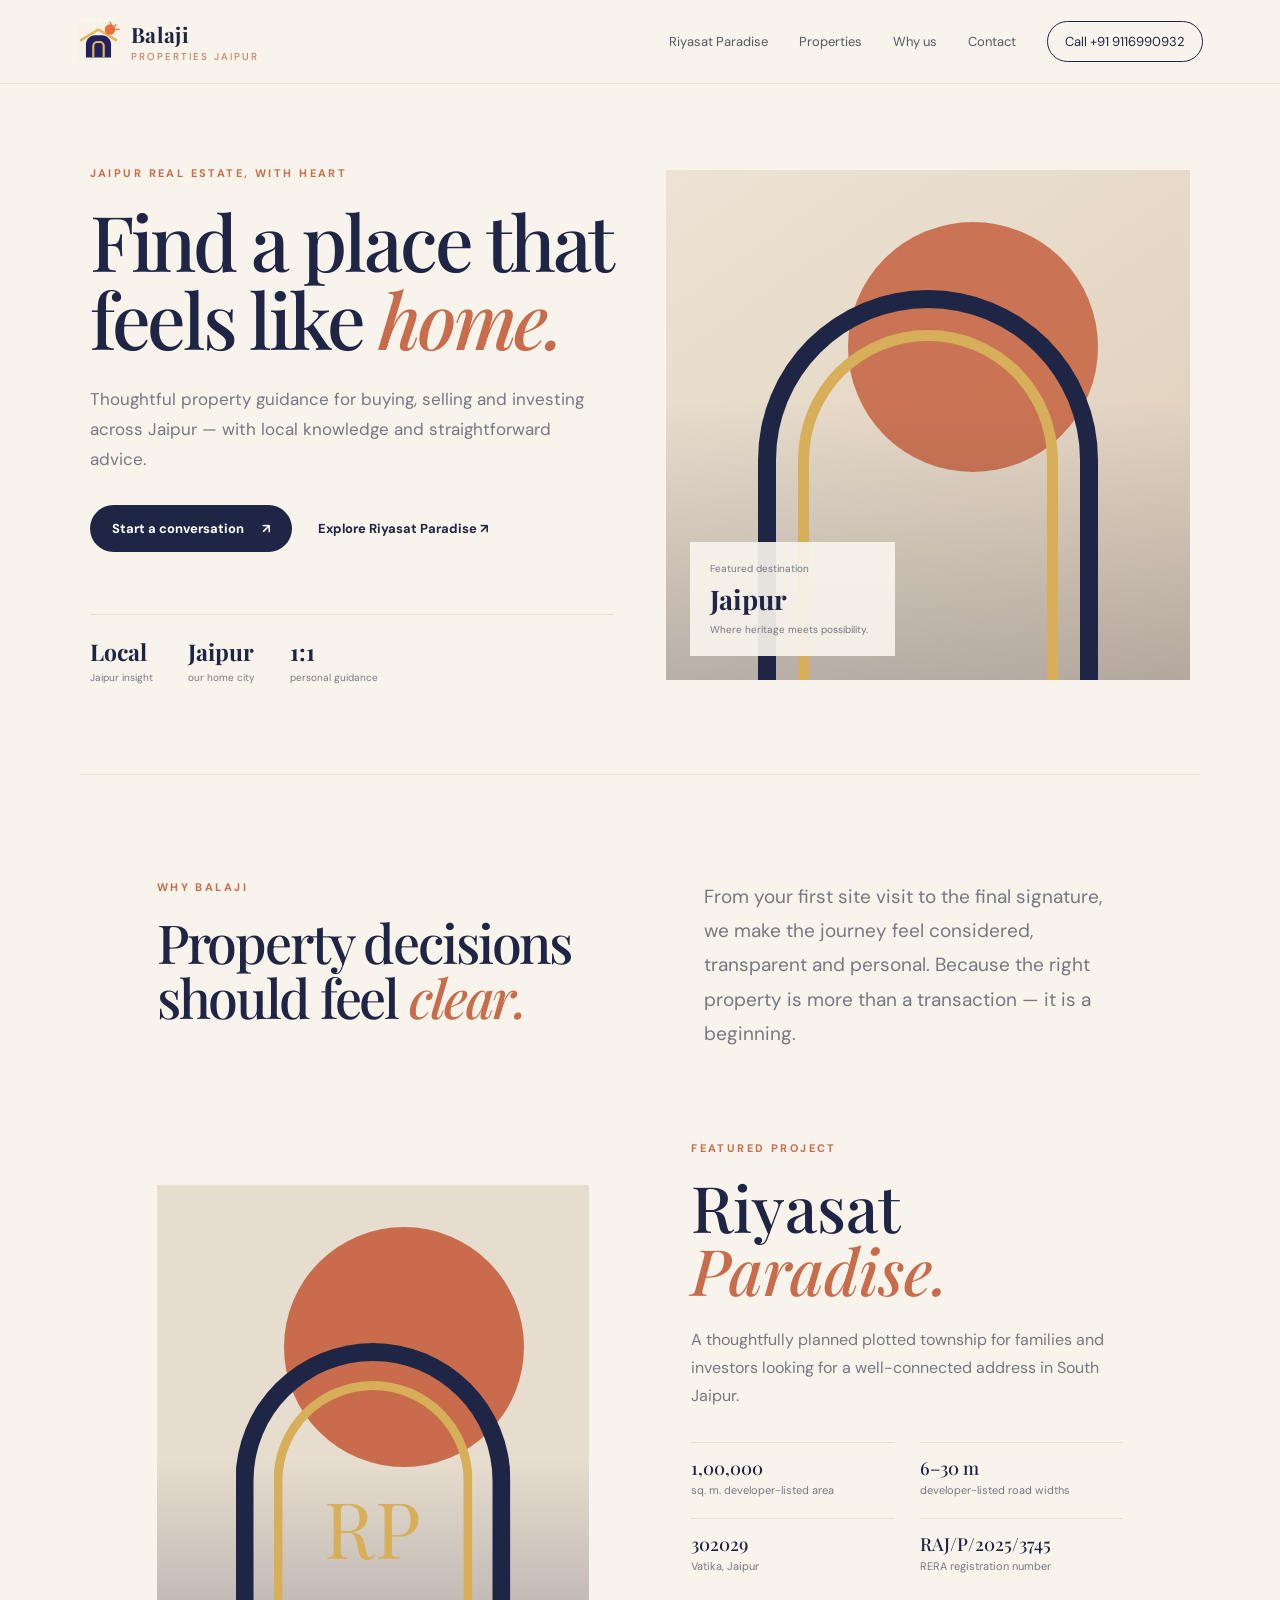
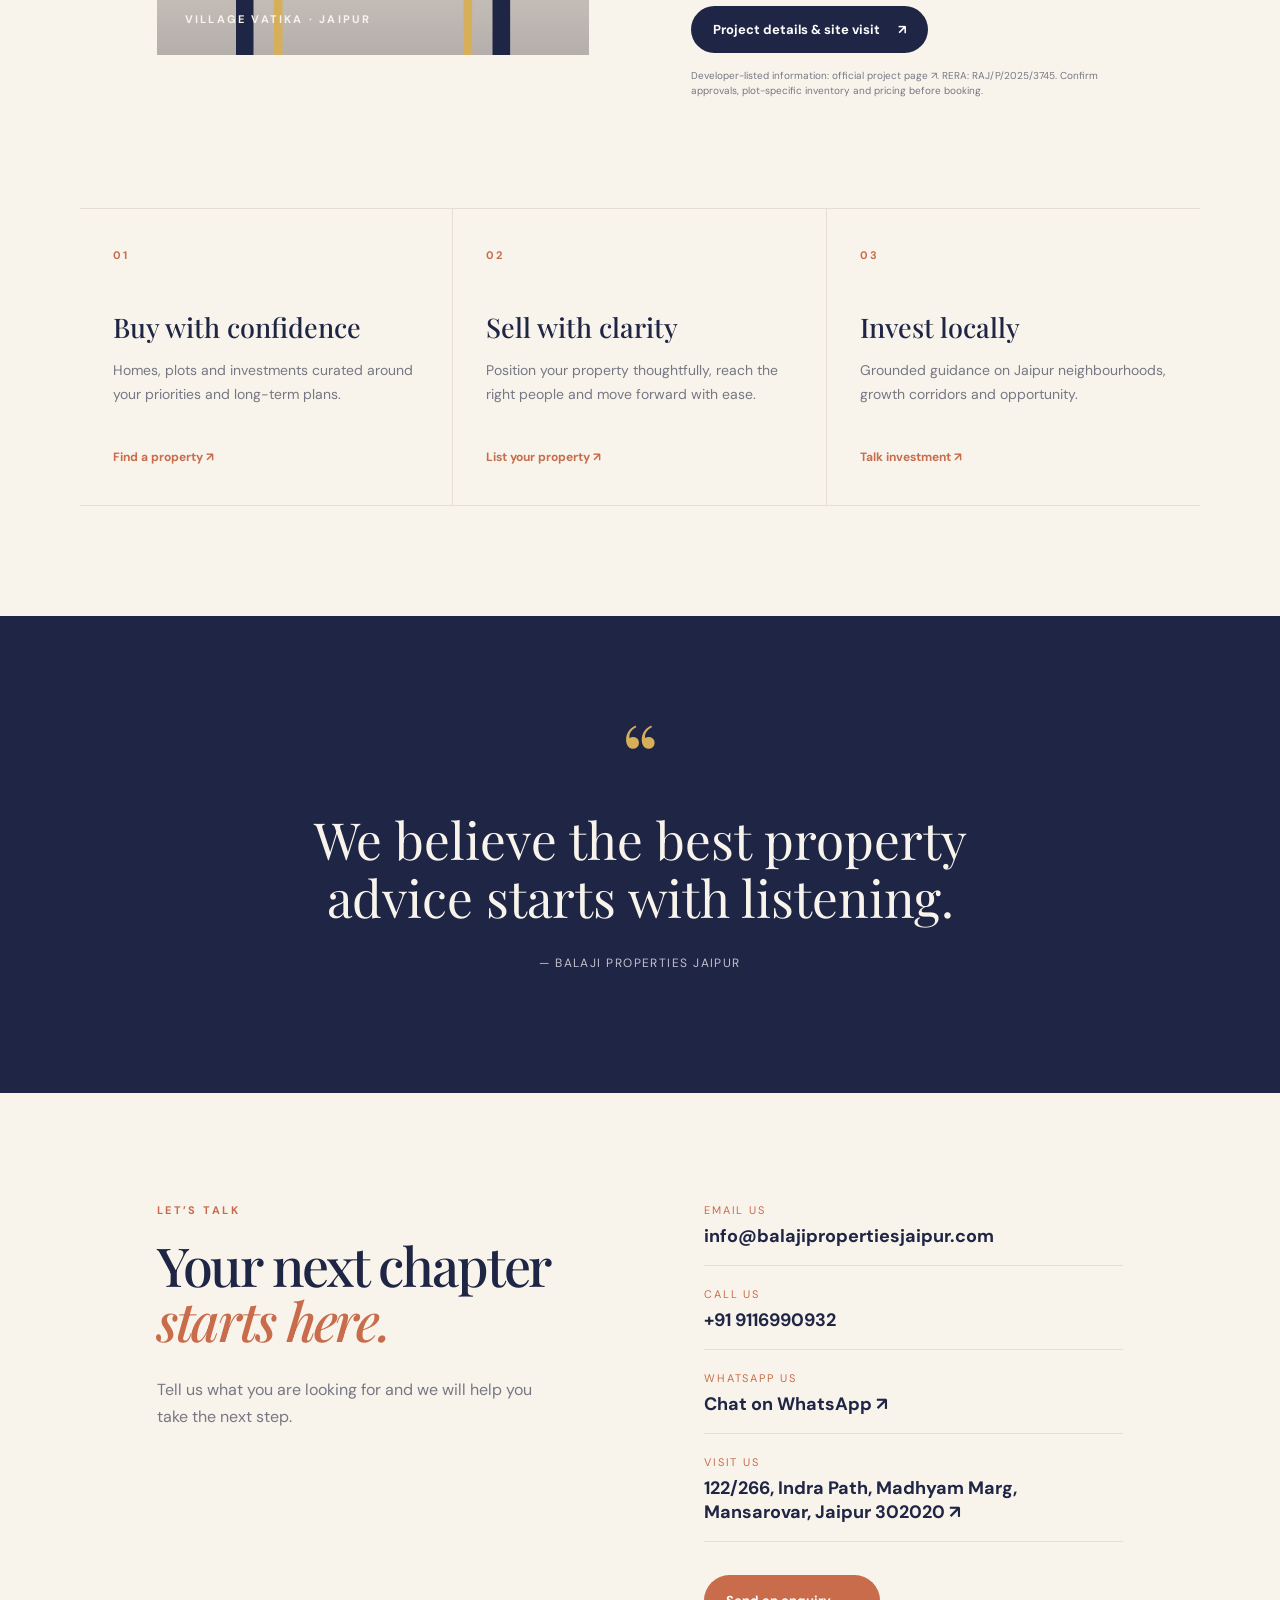
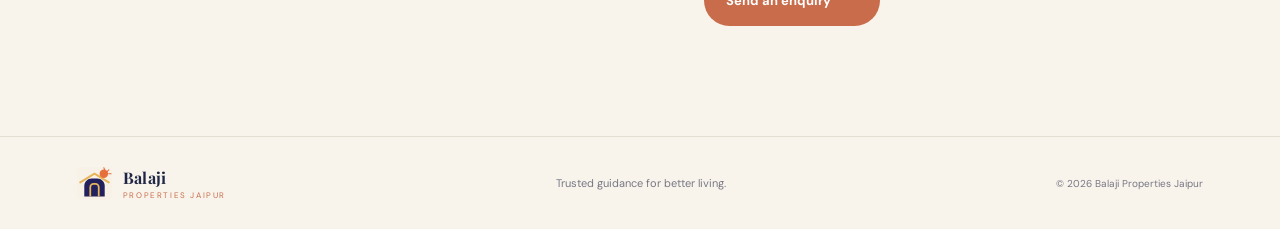
<file: index.html>
<!doctype html>
<html lang="en-IN">
<head>
  <meta charset="utf-8">
  <meta name="viewport" content="width=device-width, initial-scale=1">
  <meta name="description" content="Balaji Properties Jaipur offers property enquiry support, plots and site visits in Jaipur. Explore Riyasat Paradise, Vatika with RERA references and contact options.">
  <title>Balaji Properties Jaipur | Riyasat Paradise Vatika & Property Enquiries</title>
  <link rel="icon" href="brand/favicon.svg" type="image/svg+xml">
  <script type="application/ld+json">
  {
    "@context": "https://schema.org",
    "@type": "LocalBusiness",
    "name": "Balaji Properties Jaipur",
    "email": "info@balajipropertiesjaipur.com",
    "telephone": "+91-9116990932",
    "address": {
      "@type": "PostalAddress",
      "streetAddress": "122/266, Indra Path, Madhyam Marg, Mansarovar",
      "addressLocality": "Jaipur",
      "addressRegion": "Rajasthan",
      "postalCode": "302020",
      "addressCountry": "IN"
    },
    "hasMap": "https://maps.app.goo.gl/51U5geAS44BNa5KM8"
  }
  </script>
  <link rel="stylesheet" href="styles.css">
</head>
<body>
  <header class="site-header"><a class="brand" href="#top"><img src="brand/mark.svg" alt="Balaji Properties Jaipur mark"><span><strong>Balaji</strong><small>Properties Jaipur</small></span></a><button class="menu-toggle" type="button" aria-label="Open menu" aria-expanded="false" aria-controls="primary-nav">☰</button><nav id="primary-nav" aria-label="Primary navigation"><a href="riyasat-paradise.html">Riyasat Paradise</a><a href="#properties">Properties</a><a href="#why-us">Why us</a><a href="#contact">Contact</a><a class="nav-cta" href="tel:+919116990932">Call +91 9116990932</a></nav></header>
  <main id="top">
    <section class="hero"><div class="hero-copy"><p class="eyebrow">JAIPUR REAL ESTATE, WITH HEART</p><h1>Find a place that feels like <em>home.</em></h1><p class="lede">Thoughtful property guidance for buying, selling and investing across Jaipur — with local knowledge and straightforward advice.</p><div class="hero-actions"><a class="button button-primary" href="#contact">Start a conversation <span>↗</span></a><a class="text-link" href="riyasat-paradise.html">Explore Riyasat Paradise <span>↗</span></a></div><div class="trust-row"><div><strong>Local</strong><span>Jaipur insight</span></div><div><strong>Jaipur</strong><span>our home city</span></div><div><strong>1:1</strong><span>personal guidance</span></div></div></div><div class="hero-art"><div class="sun"></div><div class="arch arch-large"><div class="arch-inner"></div></div><div class="hero-card"><span>Featured destination</span><strong>Jaipur</strong><small>Where heritage meets possibility.</small></div></div></section>
    <section class="intro" id="why-us"><div><p class="eyebrow">WHY BALAJI</p><h2>Property decisions should feel <em>clear.</em></h2></div><p>From your first site visit to the final signature, we make the journey feel considered, transparent and personal. Because the right property is more than a transaction — it is a beginning.</p></section>
    <section class="project-feature" id="riyasat-paradise"><div class="project-visual"><div class="project-sun"></div><div class="project-gateway"><span>RP</span></div><p>VILLAGE VATIKA · JAIPUR</p></div><div class="project-copy"><p class="eyebrow">FEATURED PROJECT</p><h2>Riyasat<br><em>Paradise.</em></h2><p>A thoughtfully planned plotted township for families and investors looking for a well-connected address in South Jaipur.</p><div class="project-facts"><span><strong>1,00,000</strong> sq. m. developer-listed area</span><span><strong>6–30 m</strong> developer-listed road widths</span><span><strong>302029</strong> Vatika, Jaipur</span><span><strong>RAJ/P/2025/3745</strong> RERA registration number</span></div><a class="button button-primary" href="riyasat-paradise.html">Project details &amp; site visit <span>↗</span></a><small class="project-note">Developer-listed information: <a href="https://www.riyasatinfra.com/projects/jaipur/ongoing/riyasat-paradise" target="_blank" rel="noopener noreferrer">official project page ↗</a>. RERA: RAJ/P/2025/3745. Confirm approvals, plot-specific inventory and pricing before booking.</small></div></section>
    <section class="services" id="properties"><article><span class="service-number">01</span><h3>Buy with confidence</h3><p>Homes, plots and investments curated around your priorities and long-term plans.</p><a href="#contact">Find a property ↗</a></article><article><span class="service-number">02</span><h3>Sell with clarity</h3><p>Position your property thoughtfully, reach the right people and move forward with ease.</p><a href="#contact">List your property ↗</a></article><article><span class="service-number">03</span><h3>Invest locally</h3><p>Grounded guidance on Jaipur neighbourhoods, growth corridors and opportunity.</p><a href="#contact">Talk investment ↗</a></article></section>
    <section class="quote"><div class="quote-mark">“</div><blockquote>We believe the best property advice starts with listening.</blockquote><p>— Balaji Properties Jaipur</p></section>
    <section class="contact" id="contact"><div><p class="eyebrow">LET’S TALK</p><h2>Your next chapter<br><em>starts here.</em></h2><p>Tell us what you are looking for and we will help you take the next step.</p></div><div class="contact-card"><a href="mailto:info@balajipropertiesjaipur.com"><span>Email us</span><strong>info@balajipropertiesjaipur.com</strong></a><a href="tel:+919116990932"><span>Call us</span><strong>+91 9116990932</strong></a><a href="https://wa.me/919116990932?text=Hello%20Balaji%20Properties%2C%20I%20am%20interested%20in%20Riyasat%20Paradise." target="_blank" rel="noopener"><span>WhatsApp us</span><strong>Chat on WhatsApp ↗</strong></a><a href="https://maps.app.goo.gl/51U5geAS44BNa5KM8" target="_blank" rel="noopener"><span>Visit us</span><strong>122/266, Indra Path, Madhyam Marg,<br>Mansarovar, Jaipur 302020 ↗</strong></a><a class="button button-light" href="mailto:info@balajipropertiesjaipur.com?subject=Property%20enquiry">Send an enquiry <span>↗</span></a></div></section>
  </main>
  <footer><div class="brand footer-brand"><img src="brand/mark.svg" alt=""><span><strong>Balaji</strong><small>Properties Jaipur</small></span></div><p>Trusted guidance for better living.</p><small>© 2026 Balaji Properties Jaipur</small></footer>
  <div class="rp-mobile-cta" aria-label="Quick enquiry actions"><a href="tel:+919116990932">Call now</a><a href="https://wa.me/919116990932?text=Hello%20Balaji%20Properties%20Jaipur%2C%20I%20want%20details%20and%20a%20site%20visit%20for%20Riyasat%20Paradise." target="_blank" rel="noopener noreferrer">WhatsApp enquiry</a></div>
  <script src="script.js"></script>
</body>
</html>
</file>
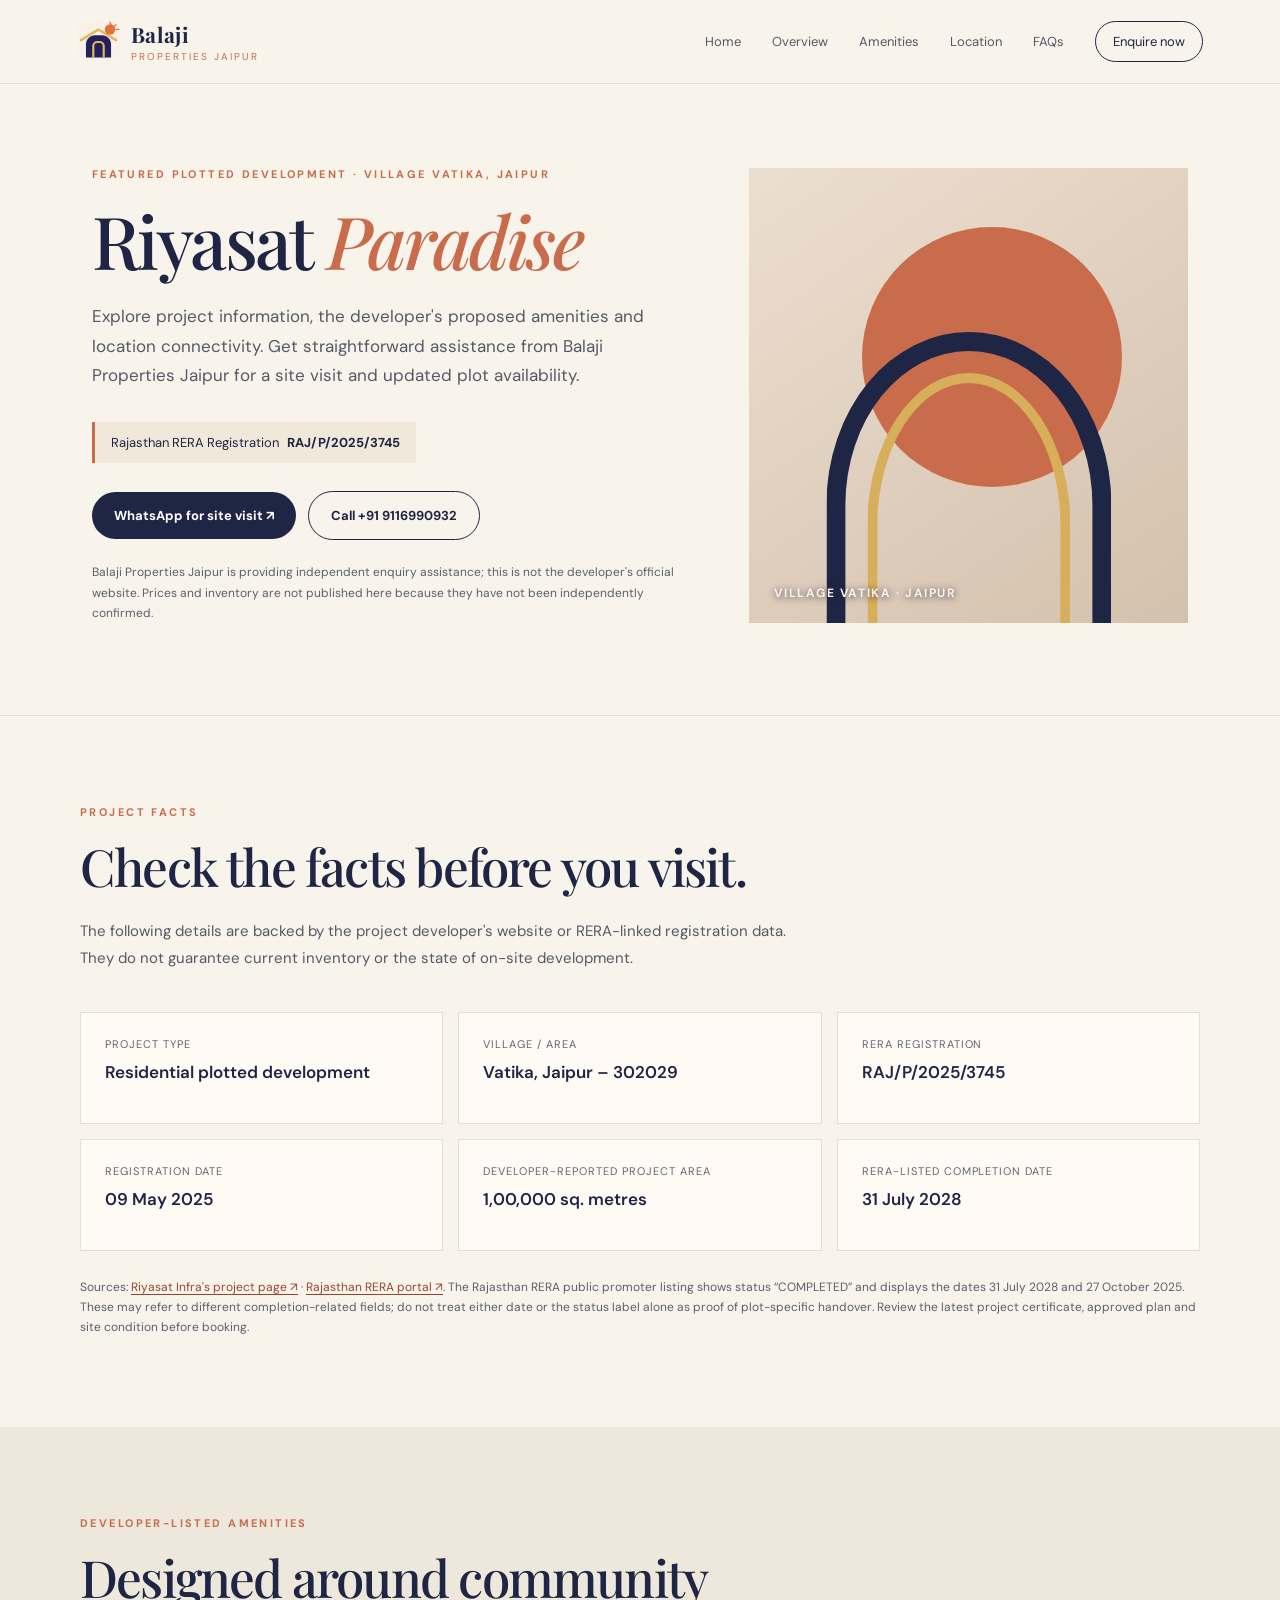
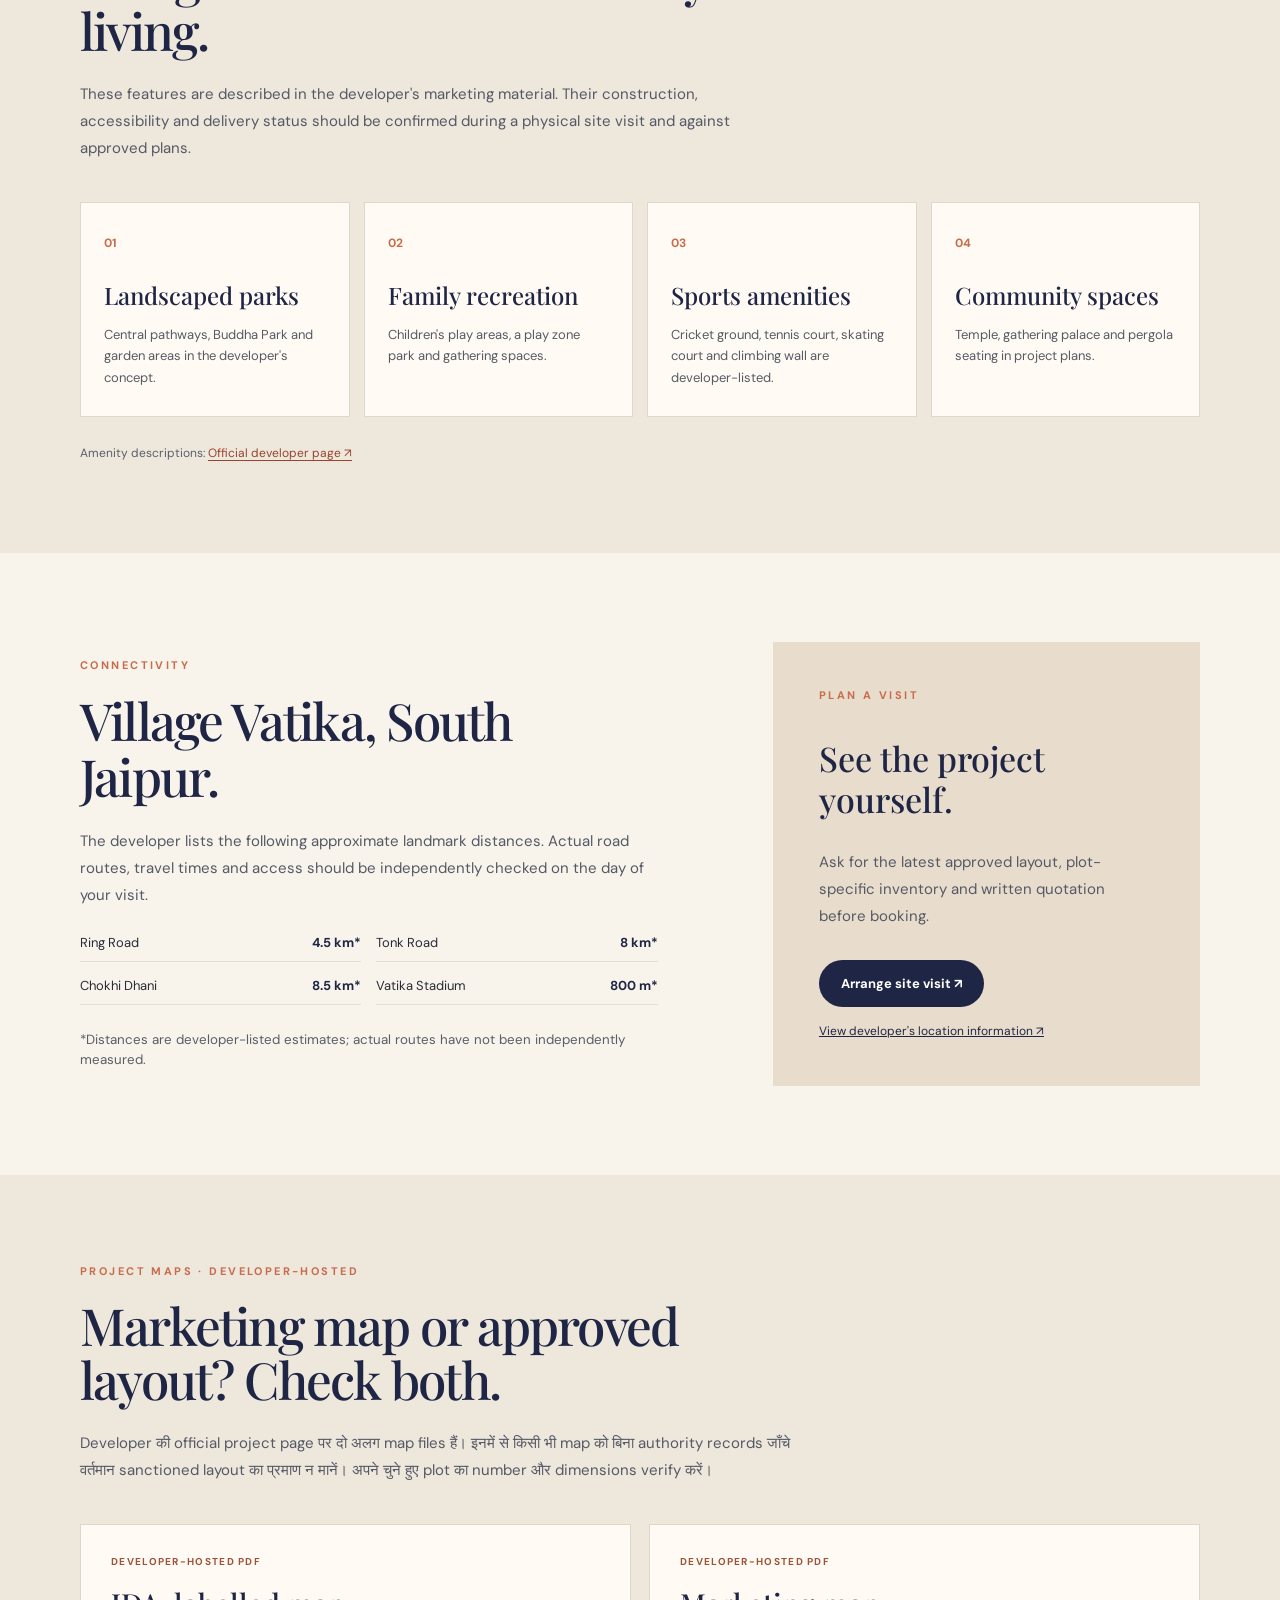
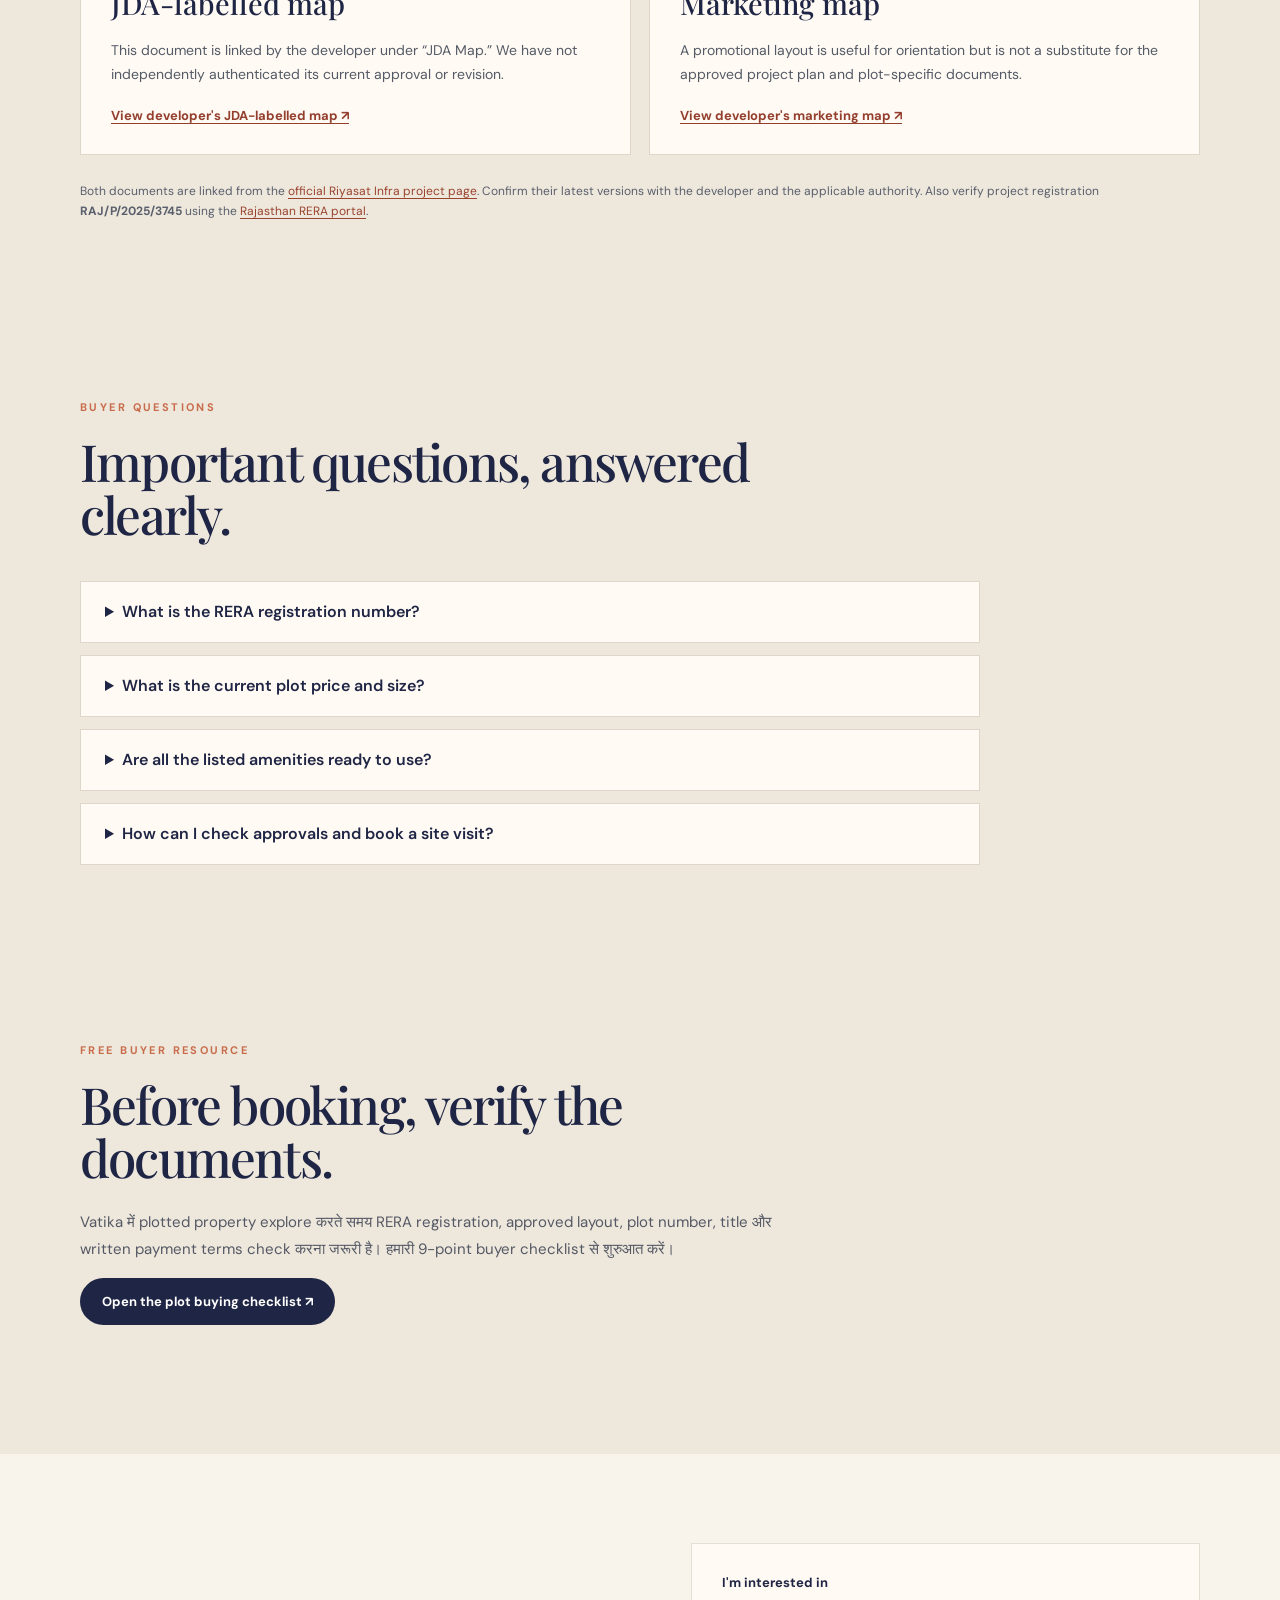
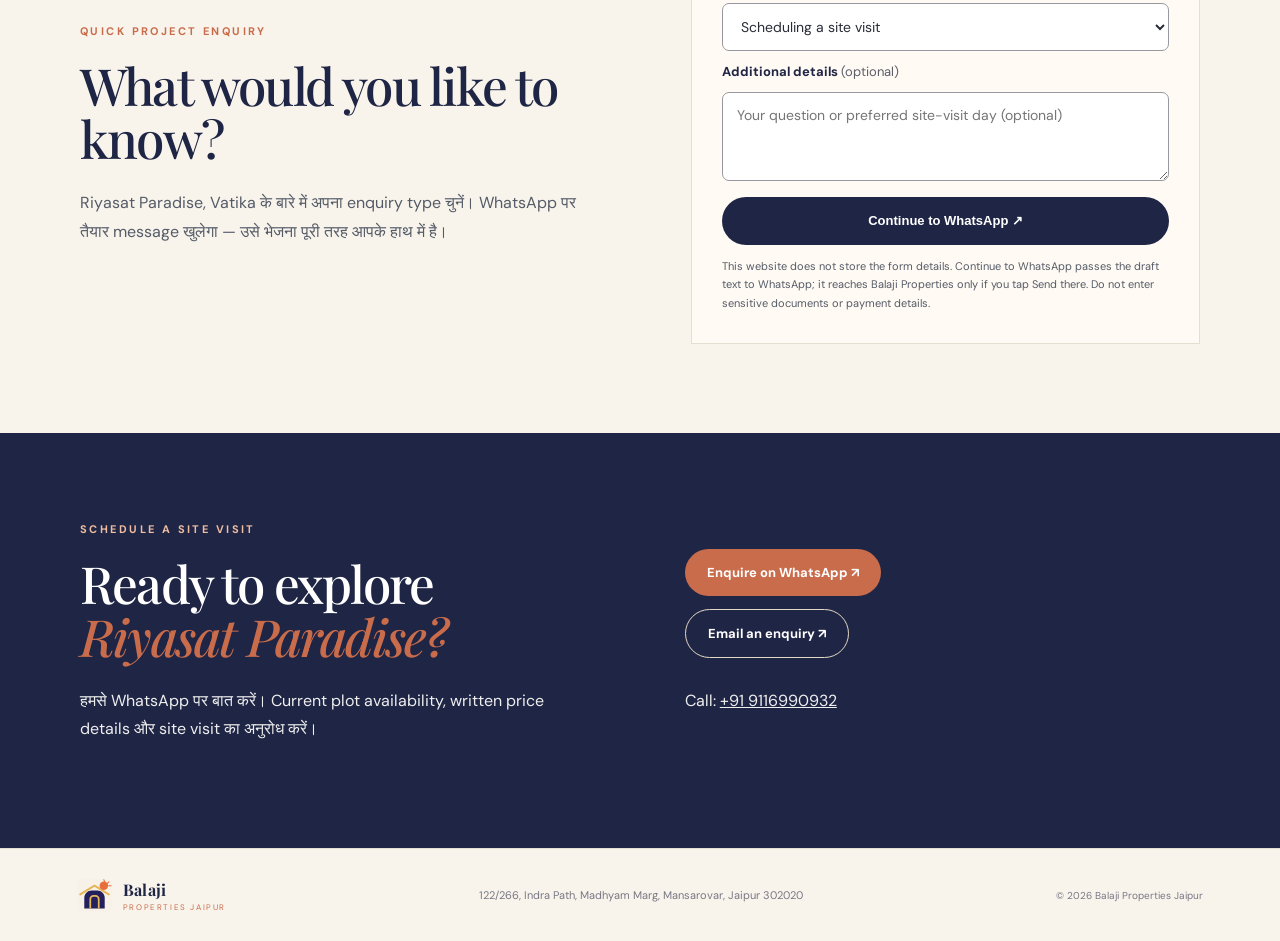
<file: riyasat-paradise.html>
<!doctype html>
<html lang="en-IN">
<head>
  <meta charset="utf-8">
  <meta name="viewport" content="width=device-width, initial-scale=1">
  <title>Riyasat Paradise, Vatika Jaipur | Project Details & Site Visit | Balaji Properties</title>
  <meta name="description" content="Explore Riyasat Paradise residential plots in Village Vatika, Jaipur. Check RERA RAJ/P/2025/3745, developer-listed amenities, location and request a site visit with Balaji Properties Jaipur.">
  <meta name="robots" content="index,follow">
  <link rel="icon" href="brand/favicon.svg" type="image/svg+xml">
  <link rel="stylesheet" href="styles.css">
  <meta property="og:type" content="website">
  <meta property="og:title" content="Riyasat Paradise, Vatika Jaipur | Balaji Properties Jaipur">
  <meta property="og:description" content="Project facts, RERA references, amenities and enquiry assistance. Confirm current availability and prices in writing.">
  <script type="application/ld+json">
  {
    "@context":"https://schema.org",
    "@type":"WebPage",
    "name":"Riyasat Paradise, Vatika Jaipur — Project Enquiry",
    "description":"Independent property enquiry page with source-linked information about Riyasat Paradise in Vatika, Jaipur.",
    "about":{"@type":"Place","name":"Riyasat Paradise","address":{"@type":"PostalAddress","addressLocality":"Vatika, Jaipur","addressRegion":"Rajasthan","postalCode":"302029","addressCountry":"IN"}},
    "publisher":{"@type":"Organization","name":"Balaji Properties Jaipur","email":"info@balajipropertiesjaipur.com","telephone":"+91-9116990932"}
  }
  </script>
</head>
<body>
  <header class="site-header">
    <a class="brand" href="index.html" aria-label="Balaji Properties Jaipur home"><img src="brand/mark.svg" alt="" width="43" height="43"><span><strong>Balaji</strong><small>Properties Jaipur</small></span></a>
    <button class="menu-toggle" type="button" aria-label="Open menu" aria-expanded="false" aria-controls="primary-nav">☰</button>
    <nav id="primary-nav" aria-label="Primary navigation"><a href="index.html">Home</a><a href="#overview">Overview</a><a href="#amenities">Amenities</a><a href="#location">Location</a><a href="#faq">FAQs</a><a class="nav-cta" href="#enquire">Enquire now</a></nav>
  </header>
  <main id="top">
    <section class="rp-hero" aria-labelledby="rp-title">
      <div class="rp-hero-copy">
        <p class="eyebrow">FEATURED PLOTTED DEVELOPMENT · VILLAGE VATIKA, JAIPUR</p>
        <h1 id="rp-title">Riyasat <em>Paradise</em></h1>
        <p class="rp-lede">Explore project information, the developer's proposed amenities and location connectivity. Get straightforward assistance from Balaji Properties Jaipur for a site visit and updated plot availability.</p>
        <p class="rp-rera">Rajasthan RERA Registration <strong>RAJ/P/2025/3745</strong></p>
        <div class="rp-actions"><a class="button button-primary" href="https://wa.me/919116990932?text=Hello%20Balaji%20Properties%20Jaipur%2C%20I%20would%20like%20the%20current%20availability%2C%20price%20sheet%20and%20a%20site%20visit%20for%20Riyasat%20Paradise%20Vatika." target="_blank" rel="noopener noreferrer">WhatsApp for site visit ↗</a><a class="button rp-button-outline" href="tel:+919116990932">Call +91 9116990932</a></div>
        <small class="rp-disclaimer">Balaji Properties Jaipur is providing independent enquiry assistance; this is not the developer's official website. Prices and inventory are not published here because they have not been independently confirmed.</small>
      </div>
      <div class="rp-art" role="img" aria-label="Decorative architectural illustration, not a photograph or project rendering"><div class="rp-art-orb"></div><div class="rp-art-gate"></div><span>VILLAGE VATIKA · JAIPUR</span></div>
    </section>
    <section class="rp-facts" id="overview" aria-labelledby="facts-title">
      <div class="rp-section-heading"><p class="eyebrow">PROJECT FACTS</p><h2 id="facts-title">Check the facts before you visit.</h2><p>The following details are backed by the project developer's website or RERA-linked registration data. They do not guarantee current inventory or the state of on-site development.</p></div>
      <div class="rp-fact-grid">
        <div><span>Project type</span><strong>Residential plotted development</strong></div>
        <div><span>Village / Area</span><strong>Vatika, Jaipur – 302029</strong></div>
        <div><span>RERA registration</span><strong>RAJ/P/2025/3745</strong></div>
        <div><span>Registration date</span><strong>09 May 2025</strong></div>
        <div><span>Developer-reported project area</span><strong>1,00,000 sq. metres</strong></div>
        <div><span>RERA-listed completion date</span><strong>31 July 2028</strong></div>
      </div>
      <p class="rp-source">Sources: <a href="https://www.riyasatinfra.com/projects/jaipur/ongoing/riyasat-paradise" target="_blank" rel="noopener noreferrer">Riyasat Infra's project page ↗</a> · <a href="https://rera.rajasthan.gov.in/" target="_blank" rel="noopener noreferrer">Rajasthan RERA portal ↗</a>. The Rajasthan RERA public promoter listing shows status “COMPLETED” and displays the dates 31 July 2028 and 27 October 2025. These may refer to different completion-related fields; do not treat either date or the status label alone as proof of plot-specific handover. Review the latest project certificate, approved plan and site condition before booking.</p>
    </section>
    <section class="rp-section rp-section-muted" id="amenities" aria-labelledby="amenities-title">
      <div class="rp-section-heading"><p class="eyebrow">DEVELOPER-LISTED AMENITIES</p><h2 id="amenities-title">Designed around community living.</h2><p>These features are described in the developer's marketing material. Their construction, accessibility and delivery status should be confirmed during a physical site visit and against approved plans.</p></div>
      <div class="rp-amenity-grid">
        <article><span aria-hidden="true">01</span><h3>Landscaped parks</h3><p>Central pathways, Buddha Park and garden areas in the developer's concept.</p></article>
        <article><span aria-hidden="true">02</span><h3>Family recreation</h3><p>Children's play areas, a play zone park and gathering spaces.</p></article>
        <article><span aria-hidden="true">03</span><h3>Sports amenities</h3><p>Cricket ground, tennis court, skating court and climbing wall are developer-listed.</p></article>
        <article><span aria-hidden="true">04</span><h3>Community spaces</h3><p>Temple, gathering palace and pergola seating in project plans.</p></article>
      </div>
      <p class="rp-source">Amenity descriptions: <a href="https://www.riyasatinfra.com/projects/jaipur/ongoing/riyasat-paradise" target="_blank" rel="noopener noreferrer">Official developer page ↗</a></p>
    </section>
    <section class="rp-section" id="location" aria-labelledby="location-title">
      <div class="rp-location-grid"><div><p class="eyebrow">CONNECTIVITY</p><h2 id="location-title">Village Vatika, South Jaipur.</h2><p>The developer lists the following approximate landmark distances. Actual road routes, travel times and access should be independently checked on the day of your visit.</p><div class="rp-distances"><div><span>Ring Road</span><strong>4.5 km*</strong></div><div><span>Tonk Road</span><strong>8 km*</strong></div><div><span>Chokhi Dhani</span><strong>8.5 km*</strong></div><div><span>Vatika Stadium</span><strong>800 m*</strong></div></div><small>*Distances are developer-listed estimates; actual routes have not been independently measured.</small></div><aside class="rp-location-card"><p class="eyebrow">PLAN A VISIT</p><h3>See the project yourself.</h3><p>Ask for the latest approved layout, plot-specific inventory and written quotation before booking.</p><a class="button button-primary" href="#enquire">Arrange site visit ↗</a><a href="https://www.riyasatinfra.com/projects/jaipur/ongoing/riyasat-paradise" target="_blank" rel="noopener noreferrer">View developer's location information ↗</a></aside></div>
    </section>

    <section class="rp-section rp-section-muted" id="documents" aria-labelledby="documents-title">
      <div class="rp-section-heading">
        <p class="eyebrow">PROJECT MAPS · DEVELOPER-HOSTED</p>
        <h2 id="documents-title">Marketing map or approved layout? Check both.</h2>
        <p>Developer की official project page पर दो अलग map files हैं। इनमें से किसी भी map को बिना authority records जाँचे वर्तमान sanctioned layout का प्रमाण न मानें। अपने चुने हुए plot का number और dimensions verify करें।</p>
      </div>
      <div class="rp-document-grid">
        <article>
          <span class="rp-document-tag">Developer-hosted PDF</span>
          <h3>JDA-labelled map</h3>
          <p>This document is linked by the developer under “JDA Map.” We have not independently authenticated its current approval or revision.</p>
          <a href="https://cdn.prod.website-files.com/67b6bb5106e0b321737746fb/6a5f45e9bf8fd909b0d29919_JDA%20MAP%20PARADISE%20_compressed.pdf" target="_blank" rel="noopener noreferrer">View developer's JDA-labelled map ↗</a>
        </article>
        <article>
          <span class="rp-document-tag">Developer-hosted PDF</span>
          <h3>Marketing map</h3>
          <p>A promotional layout is useful for orientation but is not a substitute for the approved project plan and plot-specific documents.</p>
          <a href="https://cdn.prod.website-files.com/67b6bb5106e0b321737746fb/6a5f45e9afea2fc4700a9566_RIYASAT%20PARADISE_MARKETING%20MAP_Final-compressed.pdf" target="_blank" rel="noopener noreferrer">View developer's marketing map ↗</a>
        </article>
      </div>
      <p class="rp-source">Both documents are linked from the <a href="https://www.riyasatinfra.com/projects/jaipur/ongoing/riyasat-paradise" target="_blank" rel="noopener noreferrer">official Riyasat Infra project page</a>. Confirm their latest versions with the developer and the applicable authority. Also verify project registration <strong>RAJ/P/2025/3745</strong> using the <a href="https://rera.rajasthan.gov.in/" target="_blank" rel="noopener noreferrer">Rajasthan RERA portal</a>.</p>
    </section>
    <section class="rp-section rp-section-muted" id="faq" aria-labelledby="faq-title">
      <div class="rp-section-heading"><p class="eyebrow">BUYER QUESTIONS</p><h2 id="faq-title">Important questions, answered clearly.</h2></div>
      <div class="rp-faq">
        <details><summary>What is the RERA registration number?</summary><p>The published registration is <strong>RAJ/P/2025/3745</strong>. Verify its live entry and documents directly at the <a href="https://rera.rajasthan.gov.in/" target="_blank" rel="noopener noreferrer">Rajasthan RERA portal</a>.</p></details>
        <details><summary>What is the current plot price and size?</summary><p>Prices, sizes and availability vary by specific plot and date. Balaji Properties will help request a current written inventory and quotation; no unverified price or plot size is advertised on this page.</p></details>
        <details><summary>Are all the listed amenities ready to use?</summary><p>Not necessarily. The amenities listed above are taken from the developer's project material. Please inspect the site and project documents to establish actual completion and access.</p></details>
        <details><summary>How can I check approvals and book a site visit?</summary><p>Ask for the latest RERA documents, applicable JDA-approved layout, title and transaction paperwork. Contact Balaji Properties Jaipur on <a href="tel:+919116990932">+91 9116990932</a> to discuss a visit. Registration alone is not proof that every individual plot or amenity has been approved.</p></details>
      </div>
    </section>
    <section class="rp-section rp-section-muted" id="buyer-guide">
      <div class="rp-section-heading">
        <p class="eyebrow">FREE BUYER RESOURCE</p>
        <h2>Before booking, verify the documents.</h2>
        <p>Vatika में plotted property explore करते समय RERA registration, approved layout, plot number, title और written payment terms check करना जरूरी है। हमारी 9-point buyer checklist से शुरुआत करें।</p>
        <a class="button button-primary" href="vatika-plot-buying-checklist.html">Open the plot buying checklist ↗</a>
      </div>
    </section>

    <section class="rp-section" id="quick-enquiry" aria-labelledby="quick-enquiry-title">
      <div class="rp-enquiry-grid">
        <div>
          <p class="eyebrow">QUICK PROJECT ENQUIRY</p>
          <h2 id="quick-enquiry-title">What would you like to know?</h2>
          <p class="rp-enquiry-help">Riyasat Paradise, Vatika के बारे में अपना enquiry type चुनें। WhatsApp पर तैयार message खुलेगा — उसे भेजना पूरी तरह आपके हाथ में है।</p>
        </div>
        <form id="project-enquiry-form" class="rp-interest-form" action="https://wa.me/919116990932" method="get" aria-describedby="enquiry-privacy">
          <label for="enquiry-purpose">I'm interested in</label>
          <select id="enquiry-purpose" name="purpose" required>
            <option value="site-visit">Scheduling a site visit</option>
            <option value="inventory">Current plot availability and written price sheet</option>
            <option value="documents">RERA documents and approved-layout details</option>
            <option value="call-back">Speaking with a property advisor</option>
          </select>
          <label for="enquiry-note">Additional details <span>(optional)</span></label>
          <textarea id="enquiry-note" name="note" rows="3" maxlength="240" placeholder="Your question or preferred site-visit day (optional)"></textarea>
          <button type="submit" class="button button-primary">Continue to WhatsApp ↗</button>
          <p id="enquiry-privacy">This website does not store the form details. Continue to WhatsApp passes the draft text to WhatsApp; it reaches Balaji Properties only if you tap Send there. Do not enter sensitive documents or payment details.</p>
          <noscript><p>JavaScript is disabled. Please use the WhatsApp enquiry button below to request project information.</p></noscript>
        </form>
      </div>
    </section>
    <section class="rp-enquire" id="enquire" aria-labelledby="enquire-title">
      <div><p class="eyebrow">SCHEDULE A SITE VISIT</p><h2 id="enquire-title">Ready to explore <em>Riyasat Paradise?</em></h2><p>हमसे WhatsApp पर बात करें। Current plot availability, written price details और site visit का अनुरोध करें।</p></div>
      <div class="rp-enquire-actions"><a class="button button-primary" href="https://wa.me/919116990932?text=Namaste%2C%20I%20am%20interested%20in%20Riyasat%20Paradise%20Vatika.%20Please%20share%20the%20latest%20plot%20availability%2C%20written%20pricing%20and%20site%20visit%20options." target="_blank" rel="noopener noreferrer">Enquire on WhatsApp ↗</a><a class="button rp-button-outline" href="mailto:info@balajipropertiesjaipur.com?subject=Riyasat%20Paradise%20Site%20Visit%20Enquiry">Email an enquiry ↗</a><p>Call: <a href="tel:+919116990932">+91 9116990932</a></p></div>
    </section>
  </main>
  <footer><a class="brand footer-brand" href="index.html"><img src="brand/mark.svg" alt="" width="35" height="35"><span><strong>Balaji</strong><small>Properties Jaipur</small></span></a><p>122/266, Indra Path, Madhyam Marg, Mansarovar, Jaipur 302020</p><small>© 2026 Balaji Properties Jaipur</small></footer>
  <div class="rp-mobile-cta" aria-label="Quick enquiry actions"><a href="tel:+919116990932">Call now</a><a href="https://wa.me/919116990932?text=Namaste%2C%20I%20would%20like%20a%20Riyasat%20Paradise%20site%20visit." target="_blank" rel="noopener noreferrer">WhatsApp site visit</a></div>
  <script src="script.js"></script>
</body>
</html>
</file>
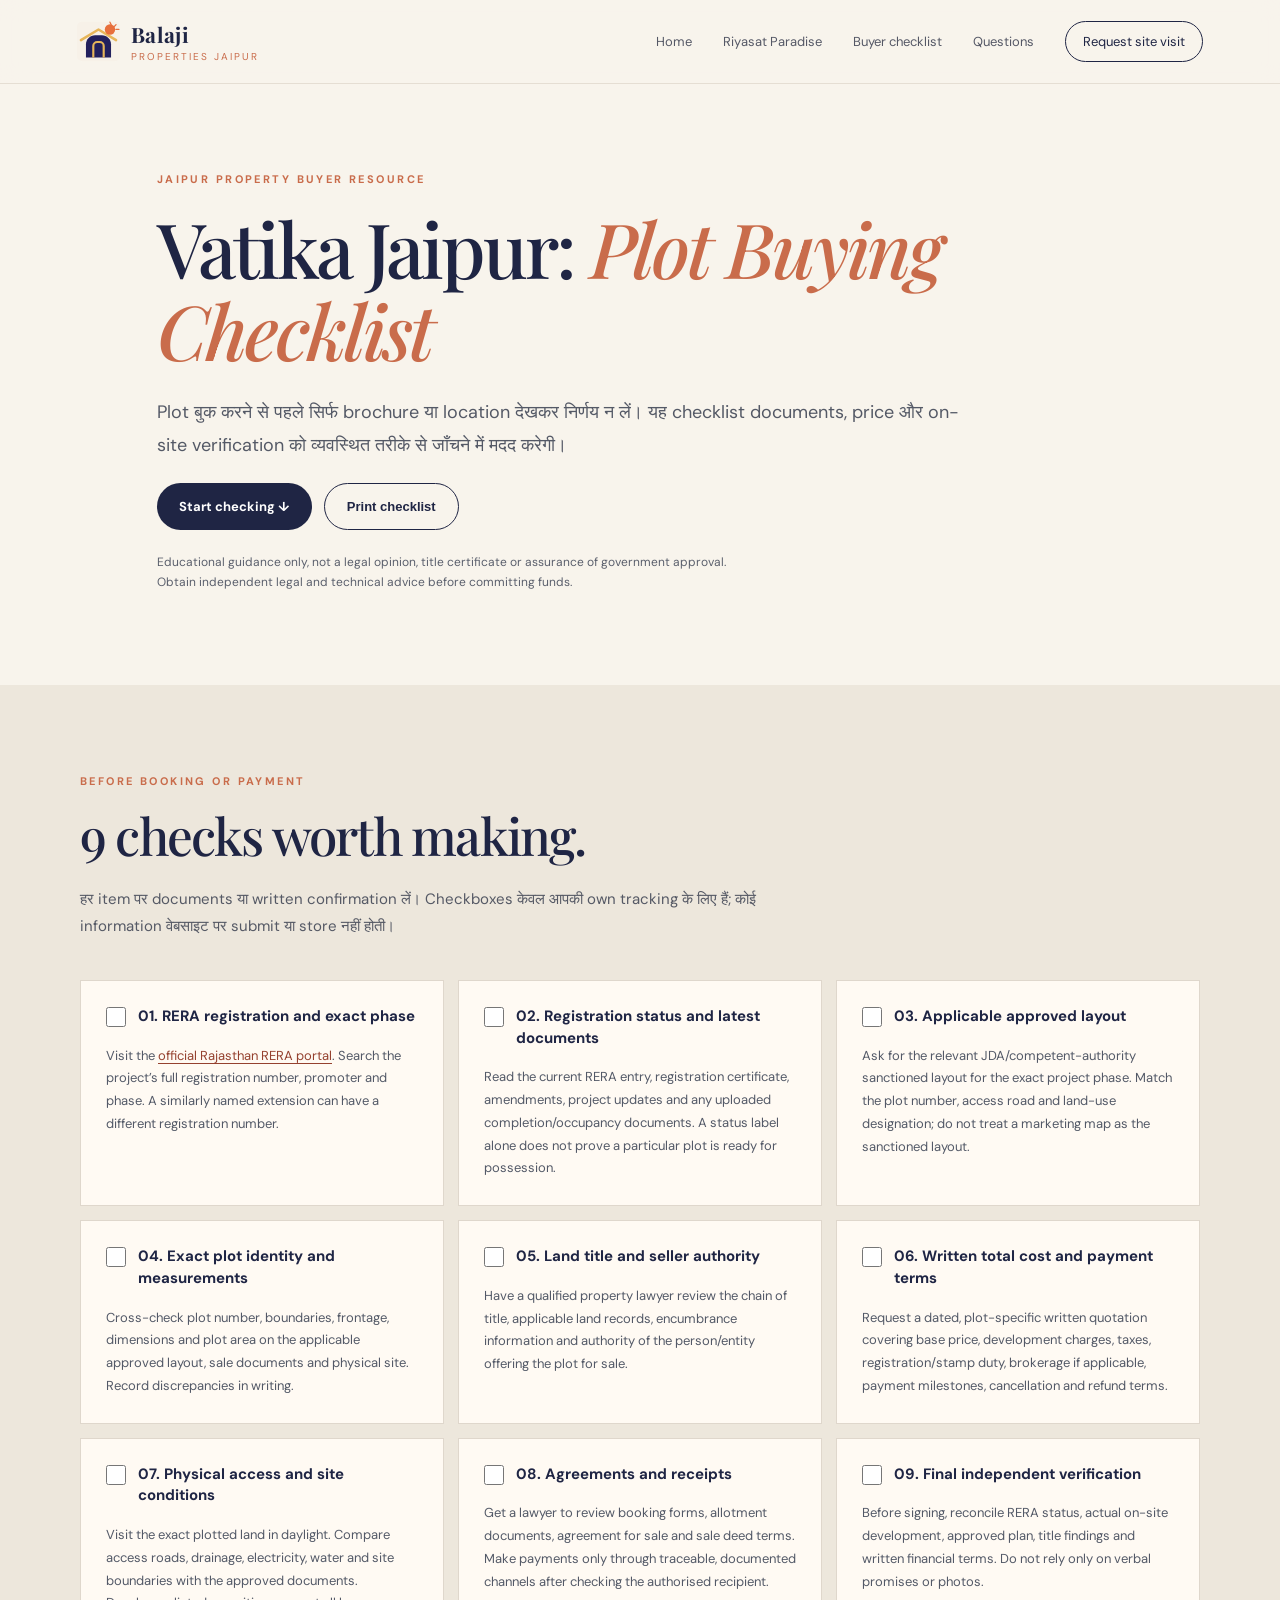
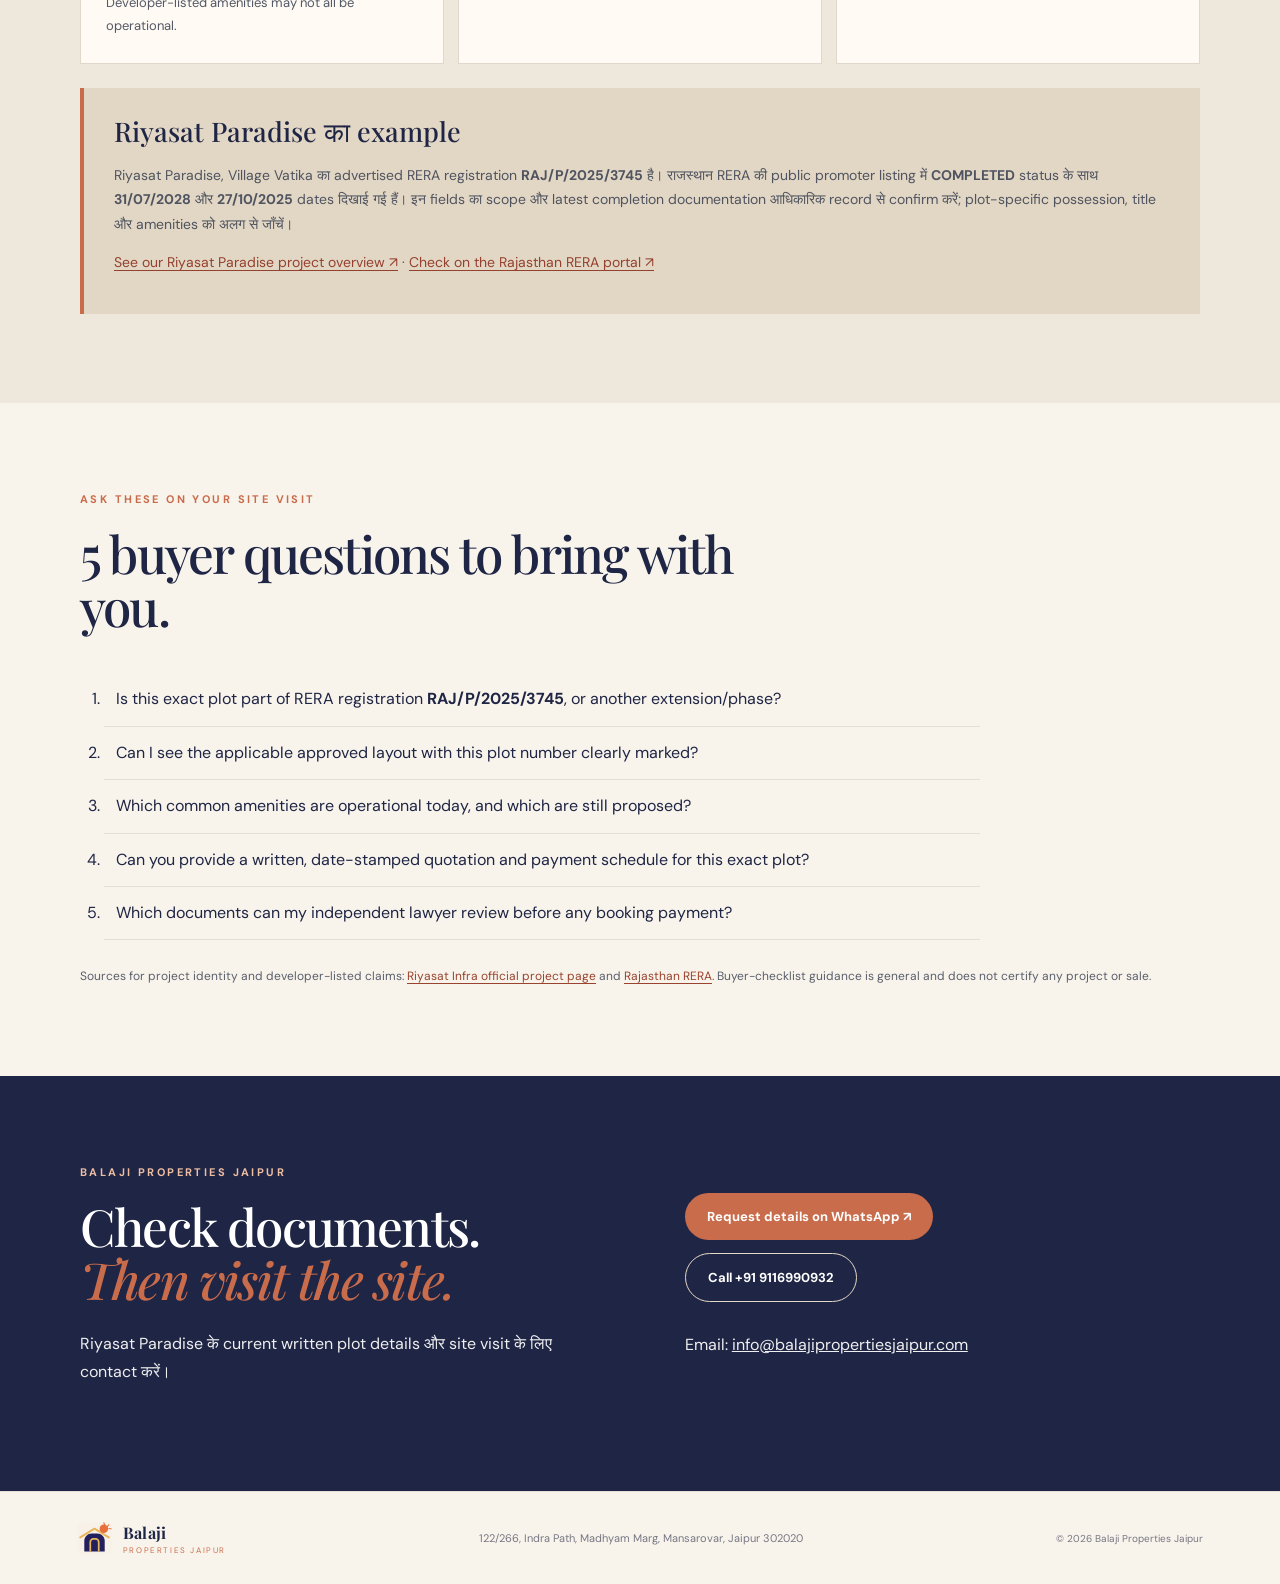
<file: vatika-plot-buying-checklist.html>
<!doctype html>
<html lang="en-IN">
<head>
  <meta charset="utf-8">
  <meta name="viewport" content="width=device-width, initial-scale=1">
  <meta name="robots" content="index,follow">
  <title>Vatika Jaipur Plot Buying Checklist | RERA & Documents | Balaji Properties</title>
  <meta name="description" content="Buying a plot in Vatika Jaipur? Use this practical checklist to verify Rajasthan RERA registration, approved layout, plot number, title documents, written price and site conditions.">
  <link rel="icon" href="brand/favicon.svg" type="image/svg+xml">
  <link rel="stylesheet" href="styles.css">
  <meta property="og:type" content="article">
  <meta property="og:title" content="Plot Buying Checklist for Vatika Jaipur | Balaji Properties">
  <meta property="og:description" content="A free buyer checklist for RERA verification, land records, approved layout, written terms and on-site checks.">
  <script type="application/ld+json">
  {
    "@context": "https://schema.org",
    "@type": "Article",
    "headline": "Plot Buying Checklist for Vatika Jaipur",
    "inLanguage": "en-IN",
    "description": "Practical buyer checklist for verifying plotted real estate projects and plot-specific documents in Vatika, Jaipur.",
    "author": {"@type": "Organization", "name": "Balaji Properties Jaipur"},
    "publisher": {"@type": "Organization", "name": "Balaji Properties Jaipur"}
  }
  </script>
</head>
<body>
  <header class="site-header">
    <a class="brand" href="index.html" aria-label="Balaji Properties Jaipur home"><img src="brand/mark.svg" alt="" width="43" height="43"><span><strong>Balaji</strong><small>Properties Jaipur</small></span></a>
    <button class="menu-toggle" type="button" aria-label="Open menu" aria-expanded="false" aria-controls="primary-nav">☰</button>
    <nav id="primary-nav" aria-label="Primary navigation">
      <a href="index.html">Home</a>
      <a href="riyasat-paradise.html">Riyasat Paradise</a>
      <a href="#checklist">Buyer checklist</a>
      <a href="#questions">Questions</a>
      <a class="nav-cta" href="#help">Request site visit</a>
    </nav>
  </header>
  <main>
    <section class="buyer-hero">
      <p class="eyebrow">JAIPUR PROPERTY BUYER RESOURCE</p>
      <h1>Vatika Jaipur: <em>Plot Buying Checklist</em></h1>
      <p class="buyer-lede">Plot बुक करने से पहले सिर्फ brochure या location देखकर निर्णय न लें। यह checklist documents, price और on-site verification को व्यवस्थित तरीके से जाँचने में मदद करेगी।</p>
      <div class="rp-actions">
        <a class="button button-primary" href="#checklist">Start checking ↓</a>
        <button class="button rp-button-outline print-checklist" type="button">Print checklist</button>
      </div>
      <small class="rp-disclaimer">Educational guidance only, not a legal opinion, title certificate or assurance of government approval. Obtain independent legal and technical advice before committing funds.</small>
    </section>

    <section class="rp-section rp-section-muted" id="checklist">
      <div class="rp-section-heading">
        <p class="eyebrow">BEFORE BOOKING OR PAYMENT</p>
        <h2>9 checks worth making.</h2>
        <p>हर item पर documents या written confirmation लें। Checkboxes केवल आपकी own tracking के लिए हैं; कोई information वेबसाइट पर submit या store नहीं होती।</p>
      </div>
      <div class="buyer-check-grid">
        <article class="buyer-check"><label><input type="checkbox"><span>01. RERA registration and exact phase</span></label><p>Visit the <a href="https://rera.rajasthan.gov.in/" target="_blank" rel="noopener noreferrer">official Rajasthan RERA portal</a>. Search the project’s full registration number, promoter and phase. A similarly named extension can have a different registration number.</p></article>
        <article class="buyer-check"><label><input type="checkbox"><span>02. Registration status and latest documents</span></label><p>Read the current RERA entry, registration certificate, amendments, project updates and any uploaded completion/occupancy documents. A status label alone does not prove a particular plot is ready for possession.</p></article>
        <article class="buyer-check"><label><input type="checkbox"><span>03. Applicable approved layout</span></label><p>Ask for the relevant JDA/competent-authority sanctioned layout for the exact project phase. Match the plot number, access road and land-use designation; do not treat a marketing map as the sanctioned layout.</p></article>
        <article class="buyer-check"><label><input type="checkbox"><span>04. Exact plot identity and measurements</span></label><p>Cross-check plot number, boundaries, frontage, dimensions and plot area on the applicable approved layout, sale documents and physical site. Record discrepancies in writing.</p></article>
        <article class="buyer-check"><label><input type="checkbox"><span>05. Land title and seller authority</span></label><p>Have a qualified property lawyer review the chain of title, applicable land records, encumbrance information and authority of the person/entity offering the plot for sale.</p></article>
        <article class="buyer-check"><label><input type="checkbox"><span>06. Written total cost and payment terms</span></label><p>Request a dated, plot-specific written quotation covering base price, development charges, taxes, registration/stamp duty, brokerage if applicable, payment milestones, cancellation and refund terms.</p></article>
        <article class="buyer-check"><label><input type="checkbox"><span>07. Physical access and site conditions</span></label><p>Visit the exact plotted land in daylight. Compare access roads, drainage, electricity, water and site boundaries with the approved documents. Developer-listed amenities may not all be operational.</p></article>
        <article class="buyer-check"><label><input type="checkbox"><span>08. Agreements and receipts</span></label><p>Get a lawyer to review booking forms, allotment documents, agreement for sale and sale deed terms. Make payments only through traceable, documented channels after checking the authorised recipient.</p></article>
        <article class="buyer-check"><label><input type="checkbox"><span>09. Final independent verification</span></label><p>Before signing, reconcile RERA status, actual on-site development, approved plan, title findings and written financial terms. Do not rely only on verbal promises or photos.</p></article>
      </div>
      <div class="buyer-note">
        <h3>Riyasat Paradise का example</h3>
        <p>Riyasat Paradise, Village Vatika का advertised RERA registration <strong>RAJ/P/2025/3745</strong> है। राजस्थान RERA की public promoter listing में <strong>COMPLETED</strong> status के साथ <strong>31/07/2028</strong> और <strong>27/10/2025</strong> dates दिखाई गई हैं। इन fields का scope और latest completion documentation आधिकारिक record से confirm करें; plot-specific possession, title और amenities को अलग से जाँचें।</p>
        <p><a href="riyasat-paradise.html">See our Riyasat Paradise project overview ↗</a> · <a href="https://rera.rajasthan.gov.in/" target="_blank" rel="noopener noreferrer">Check on the Rajasthan RERA portal ↗</a></p>
      </div>
    </section>

    <section class="rp-section" id="questions">
      <div class="rp-section-heading">
        <p class="eyebrow">ASK THESE ON YOUR SITE VISIT</p>
        <h2>5 buyer questions to bring with you.</h2>
      </div>
      <ol class="buyer-question-list">
        <li>Is this exact plot part of RERA registration <strong>RAJ/P/2025/3745</strong>, or another extension/phase?</li>
        <li>Can I see the applicable approved layout with this plot number clearly marked?</li>
        <li>Which common amenities are operational today, and which are still proposed?</li>
        <li>Can you provide a written, date-stamped quotation and payment schedule for this exact plot?</li>
        <li>Which documents can my independent lawyer review before any booking payment?</li>
      </ol>
      <p class="rp-source">Sources for project identity and developer-listed claims: <a href="https://www.riyasatinfra.com/projects/jaipur/ongoing/riyasat-paradise" target="_blank" rel="noopener noreferrer">Riyasat Infra official project page</a> and <a href="https://rera.rajasthan.gov.in/" target="_blank" rel="noopener noreferrer">Rajasthan RERA</a>. Buyer-checklist guidance is general and does not certify any project or sale.</p>
    </section>

    <section class="rp-enquire" id="help">
      <div><p class="eyebrow">BALAJI PROPERTIES JAIPUR</p><h2>Check documents.<br><em>Then visit the site.</em></h2><p>Riyasat Paradise के current written plot details और site visit के लिए contact करें।</p></div>
      <div class="rp-enquire-actions"><a class="button button-primary" href="https://wa.me/919116990932?text=Namaste%20Balaji%20Properties%2C%20please%20share%20the%20latest%20Riyasat%20Paradise%20Vatika%20plot-specific%20availability%2C%20approved%20layout%20reference%2C%20written%20quotation%20and%20site%20visit%20options." target="_blank" rel="noopener noreferrer">Request details on WhatsApp ↗</a><a class="button rp-button-outline" href="tel:+919116990932">Call +91 9116990932</a><p>Email: <a href="mailto:info@balajipropertiesjaipur.com">info@balajipropertiesjaipur.com</a></p></div>
    </section>
  </main>
  <footer><a class="brand footer-brand" href="index.html"><img src="brand/mark.svg" alt="" width="35" height="35"><span><strong>Balaji</strong><small>Properties Jaipur</small></span></a><p>122/266, Indra Path, Madhyam Marg, Mansarovar, Jaipur 302020</p><small>© 2026 Balaji Properties Jaipur</small></footer>
  <div class="rp-mobile-cta" aria-label="Quick enquiry actions"><a href="tel:+919116990932">Call now</a><a href="https://wa.me/919116990932?text=Namaste%2C%20I%20want%20a%20Riyasat%20Paradise%20site%20visit%20and%20current%20plot%20details." target="_blank" rel="noopener noreferrer">WhatsApp details</a></div>
  <script src="script.js"></script>
</body>
</html>
</file>
<file: styles.css>
@import url('https://fonts.googleapis.com/css2?family=DM+Sans:wght@400;500;600;700&family=Playfair+Display:ital,wght@0,500;0,600;1,500;1,600&display=swap');
:root{--navy:#1f2544;--gold:#d7ae59;--terra:#c96c4b;--ivory:#f8f4ec;--ink:#292b36;--muted:#777784;--line:#e5ded3}*{box-sizing:border-box}html{scroll-behavior:smooth}body{margin:0;color:var(--ink);background:var(--ivory);font-family:'DM Sans',sans-serif}a{color:inherit;text-decoration:none}.site-header{height:84px;display:flex;align-items:center;justify-content:space-between;padding:0 6vw;border-bottom:1px solid var(--line);background:rgba(248,244,236,.92);backdrop-filter:blur(12px);position:sticky;top:0;z-index:5}.brand{display:flex;align-items:center;gap:11px}.brand img{width:43px;height:43px}.brand strong,.brand small{display:block}.brand strong{font-family:'Playfair Display',serif;font-size:21px;letter-spacing:.02em;color:var(--navy)}.brand small{font-size:10px;text-transform:uppercase;letter-spacing:.2em;color:var(--terra);margin-top:2px}nav{display:flex;align-items:center;gap:31px;font-size:13px;color:#555866}nav a:hover{color:var(--terra)}.nav-cta{border:1px solid var(--navy);border-radius:99px;padding:11px 17px;color:var(--navy)}.menu-toggle{display:none;border:0;background:none;font-size:23px;color:var(--navy)}.hero{min-height:690px;display:grid;grid-template-columns:1fr 1fr;gap:4vw;align-items:center;max-width:1280px;margin:auto;padding:72px 7vw 80px}.eyebrow{color:var(--terra);font-size:11px;font-weight:700;letter-spacing:.22em;margin:0 0 21px}.hero h1,.intro h2,.contact h2{font-family:'Playfair Display',serif;color:var(--navy);font-size:clamp(48px,6vw,82px);font-weight:500;line-height:1.02;letter-spacing:-.04em;margin:0}.hero h1 em,.intro em,.contact em{color:var(--terra);font-style:italic}.lede{color:var(--muted);font-size:17px;line-height:1.75;max-width:510px;margin:28px 0}.hero-actions{display:flex;align-items:center;gap:26px;margin-top:31px}.button{display:inline-flex;align-items:center;justify-content:center;gap:18px;border-radius:99px;padding:15px 22px;font-size:13px;font-weight:700}.button-primary{background:var(--navy);color:white}.button-primary:hover{background:var(--terra)}.text-link{font-size:13px;color:var(--navy);font-weight:700}.trust-row{display:flex;gap:35px;border-top:1px solid var(--line);margin-top:62px;padding-top:21px}.trust-row strong,.trust-row span{display:block}.trust-row strong{font-family:'Playfair Display';font-size:23px;color:var(--navy)}.trust-row span{font-size:10px;color:var(--muted);margin-top:4px}.hero-art{height:510px;position:relative;background:linear-gradient(145deg,#ede3d4,#ddcdb8);overflow:hidden}.hero-art:after{content:'';position:absolute;inset:0;background:linear-gradient(0deg,rgba(31,37,68,.22),transparent 55%)}.sun{position:absolute;width:250px;height:250px;border-radius:50%;background:var(--terra);top:52px;right:92px;opacity:.92}.arch{position:absolute;bottom:-10px;left:50%;transform:translateX(-50%);width:340px;height:400px;border:18px solid var(--navy);border-bottom:0;border-radius:180px 180px 0 0;z-index:1}.arch:before{content:'';position:absolute;top:22px;left:22px;right:22px;bottom:0;border:11px solid var(--gold);border-bottom:0;border-radius:150px 150px 0 0}.hero-card{position:absolute;left:24px;bottom:24px;padding:20px;background:rgba(248,244,236,.92);z-index:2;width:205px}.hero-card span,.hero-card small{display:block;color:var(--muted);font-size:10px}.hero-card strong{display:block;color:var(--navy);font-family:'Playfair Display';font-size:27px;margin:6px 0}.intro,.services,.contact{max-width:1120px;margin:auto}.intro{display:grid;grid-template-columns:1fr 1fr;gap:10vw;padding:105px 6vw 90px;border-top:1px solid var(--line)}.intro h2,.contact h2{font-size:clamp(40px,4.2vw,62px)}.intro>p{font-size:19px;line-height:1.8;color:var(--muted);align-self:end;margin:0}.services{display:grid;grid-template-columns:repeat(3,1fr);border-top:1px solid var(--line);border-bottom:1px solid var(--line);margin-bottom:110px}.services article{padding:34px 33px 39px;border-right:1px solid var(--line)}.services article:last-child{border:0}.service-number{font-size:11px;color:var(--terra);font-weight:700;letter-spacing:.18em}.services h3{font-family:'Playfair Display';color:var(--navy);font-size:27px;font-weight:500;margin:45px 0 14px}.services p{color:var(--muted);line-height:1.7;font-size:14px;min-height:72px}.services a{color:var(--terra);font-size:12px;font-weight:700}.quote{background:var(--navy);color:var(--ivory);text-align:center;padding:110px 10vw}.quote-mark{font-family:'Playfair Display';font-size:92px;color:var(--gold);line-height:.6}.quote blockquote{font-family:'Playfair Display';font-size:clamp(31px,4vw,52px);line-height:1.15;max-width:760px;margin:28px auto}.quote p{color:#c3c1cb;font-size:12px;letter-spacing:.12em;text-transform:uppercase}.contact{display:grid;grid-template-columns:1fr 1fr;gap:10vw;padding:110px 6vw}.contact>div>p:last-child{color:var(--muted);line-height:1.7;max-width:380px;margin-top:28px}.contact-card{display:flex;flex-direction:column;gap:21px;justify-content:center}.contact-card a:not(.button){border-bottom:1px solid var(--line);padding-bottom:17px}.contact-card span,.contact-card strong{display:block}.contact-card span{font-size:11px;color:var(--terra);text-transform:uppercase;letter-spacing:.17em;margin-bottom:7px}.contact-card strong{font-size:18px;color:var(--navy)}.button-light{background:var(--terra);color:white;width:max-content;margin-top:12px}.button-light:hover{background:var(--navy)}footer{display:flex;align-items:center;justify-content:space-between;padding:28px 6vw;border-top:1px solid var(--line);font-size:11px;color:var(--muted)}.footer-brand img{width:35px;height:35px}.footer-brand strong{font-size:16px}.footer-brand small{font-size:8px}footer>small{font-size:10px}@media(max-width:760px){.site-header{height:73px;padding:0 5vw}nav{display:none}.menu-toggle{display:block}.hero{grid-template-columns:1fr;padding:58px 7vw 70px;min-height:0}.hero-art{height:380px;order:-1}.hero h1{font-size:52px}.trust-row{gap:18px}.intro,.contact{grid-template-columns:1fr;padding:75px 7vw;gap:35px}.services{grid-template-columns:1fr;margin:0 7vw 75px}.services article{border-right:0;border-bottom:1px solid var(--line);padding:28px 24px}.services h3{margin-top:24px}.services p{min-height:0}footer{flex-wrap:wrap;gap:18px;padding:25px 7vw}.quote{padding:80px 8vw}.contact h2 br{display:none}}
 .project-feature{max-width:1120px;margin:0 auto 110px;padding:0 6vw;display:grid;grid-template-columns:1fr 1fr;gap:8vw;align-items:center}.project-visual{height:470px;background:#e7ddcf;position:relative;overflow:hidden;padding:28px}.project-visual:after{content:'';position:absolute;inset:auto 0 0;height:42%;background:linear-gradient(transparent,rgba(31,37,68,.25))}.project-sun{position:absolute;width:240px;height:240px;border-radius:50%;background:var(--terra);right:65px;top:42px}.project-gateway{position:absolute;z-index:1;left:50%;bottom:-38px;transform:translateX(-50%);width:275px;height:350px;border:18px solid var(--navy);border-bottom:0;border-radius:145px 145px 0 0;display:flex;align-items:center;justify-content:center}.project-gateway:before{content:'';position:absolute;inset:20px 20px 0;border:9px solid var(--gold);border-bottom:0;border-radius:110px 110px 0 0}.project-gateway span{font-family:'Playfair Display';font-size:78px;color:var(--gold);position:relative;z-index:1}.project-visual p{position:absolute;z-index:2;bottom:18px;left:28px;color:var(--ivory);font-size:11px;letter-spacing:.2em;font-weight:700}.project-copy h2{font-family:'Playfair Display';color:var(--navy);font-size:clamp(45px,5vw,68px);font-weight:500;line-height:.98;margin:0 0 25px}.project-copy h2 em{color:var(--terra);font-style:italic}.project-copy>p:not(.eyebrow){color:var(--muted);font-size:16px;line-height:1.75;max-width:450px}.project-facts{display:grid;grid-template-columns:1fr 1fr;gap:19px 25px;margin:32px 0}.project-facts span{border-top:1px solid var(--line);padding-top:12px;color:var(--muted);font-size:11px;line-height:1.5}.project-facts strong{display:block;color:var(--navy);font-family:'Playfair Display';font-size:18px;font-weight:500}.project-note{display:block;color:var(--muted);font-size:10px;margin-top:15px;line-height:1.5}@media(max-width:760px){.project-feature{grid-template-columns:1fr;padding:75px 7vw;margin-bottom:75px}.project-visual{height:360px}.project-gateway{width:220px;height:280px}}


/* Verified Riyasat Paradise landing page — source-linked, responsive and no stock images */
:focus-visible{outline:3px solid var(--terra);outline-offset:4px}
body{overflow-x:hidden}
button,a,summary{-webkit-tap-highlight-color:transparent}
.rp-hero{max-width:1250px;margin:0 auto;display:grid;grid-template-columns:1.15fr .85fr;gap:5vw;align-items:center;padding:83px 6vw 92px;min-height:610px}
.rp-hero h1,.rp-section h2,.rp-facts h2,.rp-enquire h2{font-family:'Playfair Display',serif;font-size:clamp(42px,5.7vw,74px);font-weight:500;line-height:1.04;color:var(--navy);letter-spacing:-.035em;margin:0 0 24px}
.rp-hero h1 em,.rp-enquire h2 em{color:var(--terra)}
.rp-lede{color:#555965;font-size:17px;line-height:1.75;max-width:590px}
.rp-rera{padding:12px 16px;border-left:3px solid var(--terra);background:#f0e9db;color:var(--navy);display:inline-flex;flex-wrap:wrap;gap:8px;font-size:13px;margin:14px 0 6px}
.rp-actions{display:flex;flex-wrap:wrap;align-items:center;gap:12px;margin:22px 0}
.rp-button-outline{border:1px solid var(--navy);color:var(--navy);background:transparent}
.rp-button-outline:hover{background:var(--navy);color:#fff}
.rp-disclaimer{display:block;color:#5a5f6c;line-height:1.7;font-size:12px;max-width:600px}
.rp-art{height:455px;background:linear-gradient(145deg,#ecded0,#d4c1ad);overflow:hidden;position:relative;isolation:isolate}
.rp-art-orb{width:260px;height:260px;border-radius:50%;background:var(--terra);position:absolute;right:15%;top:13%}
.rp-art-gate{position:absolute;left:50%;bottom:-55px;transform:translateX(-50%);width:65%;height:76%;border:19px solid var(--navy);border-bottom:0;border-radius:50% 50% 0 0}
.rp-art-gate:after{content:'';position:absolute;inset:22px 22px 0;border:10px solid var(--gold);border-bottom:0;border-radius:50% 50% 0 0}
.rp-art>span{position:absolute;bottom:22px;left:25px;font-weight:700;color:var(--ivory);font-size:12px;letter-spacing:.13em;z-index:2;text-shadow:0 1px 7px #343047}
.rp-facts,.rp-section,.rp-enquire{padding:89px max(6vw,calc((100vw - 1120px)/2));scroll-margin-top:88px}
.rp-facts{border-top:1px solid var(--line)}
.rp-section-muted{background:#ede7dc}
.rp-section-heading{max-width:710px;margin-bottom:40px}
.rp-section h2,.rp-facts h2,.rp-enquire h2{font-size:clamp(35px,4vw,56px)}
.rp-section-heading>p:not(.eyebrow),.rp-location-grid p:not(.eyebrow),.rp-location-card p:not(.eyebrow){line-height:1.8;color:#555965;font-size:15px}
.rp-fact-grid{display:grid;grid-template-columns:repeat(3,minmax(0,1fr));gap:15px}
.rp-fact-grid>div{background:#fffaf3;border:1px solid var(--line);padding:24px;min-height:112px}
.rp-fact-grid span,.rp-fact-grid strong{display:block}
.rp-fact-grid span{font-size:11px;letter-spacing:.09em;color:#616575;text-transform:uppercase;margin-bottom:10px}
.rp-fact-grid strong{font-size:17px;color:var(--navy);font-weight:600;overflow-wrap:anywhere}
.rp-source{color:#5a5f6c;font-size:12px;line-height:1.7;margin:26px 0 0}
.rp-source a,.rp-faq a{color:#9a432e;text-decoration:underline;text-underline-offset:3px}
.rp-amenity-grid{display:grid;grid-template-columns:repeat(4,minmax(0,1fr));gap:14px}
.rp-amenity-grid article{padding:28px 23px;background:#fffaf3;border:1px solid #dfd7cc}
.rp-amenity-grid article>span{color:var(--terra);font-size:12px;font-weight:700}
.rp-amenity-grid h3{font-family:'Playfair Display',serif;color:var(--navy);font-size:24px;font-weight:500;line-height:1.2;margin:29px 0 14px}
.rp-amenity-grid p{line-height:1.65;color:#565b65;font-size:13px;margin:0}
.rp-location-grid{display:grid;grid-template-columns:1.15fr .85fr;align-items:center;gap:9vw}
.rp-location-grid h2{font-family:'Playfair Display',serif;color:var(--navy);font-size:clamp(35px,4vw,56px);font-weight:500;line-height:1.08}
.rp-distances{margin:25px 0;display:grid;grid-template-columns:1fr 1fr;gap:15px}
.rp-distances div{display:flex;justify-content:space-between;gap:10px;border-bottom:1px solid var(--line);padding:0 0 10px;font-size:13px}
.rp-distances strong{color:var(--navy);white-space:nowrap}
.rp-location-grid small{color:#5b5d66;line-height:1.5;display:block}
.rp-location-card{padding:46px;background:#e8ddcc;display:flex;flex-direction:column;align-items:flex-start;gap:15px}
.rp-location-card h3{font-family:'Playfair Display',serif;color:var(--navy);font-size:34px;font-weight:500;line-height:1.2;margin:0}
.rp-location-card>a:not(.button){font-size:12px;text-decoration:underline;color:var(--navy);line-height:1.5}
.rp-faq{display:grid;gap:12px;max-width:900px}
.rp-faq details{background:#fffaf3;border:1px solid #ded6cb;padding:18px 24px}
.rp-faq summary{cursor:pointer;color:var(--navy);font-size:16px;font-weight:600;line-height:1.5}
.rp-faq details p{line-height:1.75;color:#555965;font-size:14px}
.rp-enquire{display:grid;grid-template-columns:1fr 1fr;gap:7vw;background:var(--navy);color:#fff}
.rp-enquire h2{color:#fff}
.rp-enquire .eyebrow{color:#efbda2}
.rp-enquire>div>p:not(.eyebrow){color:#efeff0;line-height:1.75}
.rp-enquire-actions{display:flex;flex-direction:column;align-items:flex-start;justify-content:center;gap:13px}
.rp-enquire-actions .button-primary{background:var(--terra)}
.rp-enquire-actions .rp-button-outline{color:#fff;border-color:#e6d8c6}
.rp-enquire-actions .rp-button-outline:hover{background:#fff;color:var(--navy)}
.rp-enquire-actions p a{text-decoration:underline}
.rp-mobile-cta{display:none}
@media(max-width:960px){
  .rp-amenity-grid{grid-template-columns:repeat(2,minmax(0,1fr))}
  .rp-hero{grid-template-columns:1fr 1fr}
  .rp-art{height:385px}
}
@media(max-width:760px){
  .site-header nav.is-open{display:flex;position:absolute;top:100%;left:0;right:0;flex-direction:column;align-items:stretch;gap:0;background:var(--ivory);padding:12px 7vw 22px;border-bottom:1px solid var(--line);box-shadow:0 15px 28px rgba(31,37,68,.12)}
  .site-header nav.is-open a{padding:13px 6px;min-height:44px}
  .site-header nav.is-open .nav-cta{text-align:center;padding:11px 15px;margin-top:10px}
  .rp-hero{display:flex;flex-direction:column-reverse;align-items:stretch;padding:30px 7vw 65px;gap:36px;min-height:0}
  .rp-art{height:285px}
  .rp-art-orb{width:190px;height:190px}
  .rp-hero h1{font-size:clamp(45px,10vw,62px)}
  .rp-actions{flex-direction:column;align-items:stretch}
  .rp-actions .button{width:100%;min-height:48px}
  .rp-facts,.rp-section,.rp-enquire{padding:65px 7vw;scroll-margin-top:76px}
  .rp-fact-grid{grid-template-columns:repeat(2,minmax(0,1fr))}
  .rp-amenity-grid{grid-template-columns:1fr 1fr}
  .rp-location-grid,.rp-enquire{grid-template-columns:1fr;gap:30px}
  .rp-location-card{padding:30px}
  .rp-mobile-cta{display:grid;grid-template-columns:1fr 1fr;gap:10px;position:fixed;z-index:7;bottom:0;left:0;right:0;background:#fffaf3;border-top:1px solid var(--line);padding:10px 14px calc(10px + env(safe-area-inset-bottom));box-shadow:0 -5px 22px rgba(31,37,68,.1)}
  .rp-mobile-cta a{text-align:center;min-height:46px;display:flex;align-items:center;justify-content:center;font-weight:700;font-size:13px;border-radius:7px;border:1px solid var(--navy);color:var(--navy)}
  .rp-mobile-cta a:last-child{background:var(--navy);color:#fff}
  body:has(.rp-mobile-cta){padding-bottom:76px}
}
@media(max-width:420px){
  .rp-fact-grid,.rp-amenity-grid{grid-template-columns:1fr}
  .rp-fact-grid>div{min-height:0}
  .rp-distances{grid-template-columns:1fr}
  .rp-faq details{padding:18px}
}
@media(prefers-reduced-motion:reduce){html{scroll-behavior:auto}}

/* Vatika property buyer's due-diligence guide */
.buyer-hero{max-width:1120px;margin:auto;padding:88px 6vw 92px}
.buyer-hero h1{font-family:'Playfair Display',serif;color:var(--navy);font-size:clamp(44px,6vw,76px);font-weight:500;line-height:1.08;letter-spacing:-.04em;margin:0 0 25px;max-width:850px}
.buyer-hero h1 em{color:var(--terra)}
.buyer-lede{color:#545966;font-size:18px;line-height:1.8;max-width:810px}
.buyer-hero .rp-disclaimer{margin-top:20px}
.buyer-check-grid{display:grid;grid-template-columns:repeat(3,minmax(0,1fr));gap:14px}
.buyer-check{background:#fffaf3;padding:25px;border:1px solid #dfd7cc}
.buyer-check label{display:flex;align-items:flex-start;gap:12px;cursor:pointer;color:var(--navy);font-weight:700;line-height:1.45;font-size:15px}
.buyer-check input{width:20px;height:20px;flex:none;margin:1px 0 0;accent-color:var(--navy)}
.buyer-check label span{display:block}
.buyer-check p{color:#535967;line-height:1.75;font-size:13px;margin:17px 0 0}
.buyer-check a,.buyer-note a{color:#95412f;text-decoration:underline;text-underline-offset:3px}
.buyer-note{margin-top:24px;background:#e2d6c4;padding:25px 30px;border-left:4px solid var(--terra)}
.buyer-note h3{color:var(--navy);font-family:'Playfair Display',serif;font-size:27px;font-weight:500;margin:0 0 10px}
.buyer-note p{color:#4f5460;font-size:14px;line-height:1.75}
.buyer-question-list{padding-left:24px;max-width:900px;color:var(--navy)}
.buyer-question-list li{padding:13px 0 13px 12px;border-bottom:1px solid var(--line);font-size:16px;line-height:1.65}
@media(max-width:960px){.buyer-check-grid{grid-template-columns:repeat(2,minmax(0,1fr))}}
@media(max-width:760px){.buyer-hero{padding:63px 7vw}.buyer-check-grid{grid-template-columns:1fr}.buyer-hero .rp-actions{align-items:stretch}.buyer-hero .rp-actions .button{width:100%}.buyer-question-list li{font-size:15px}.buyer-note{padding:22px}}
@media print{.site-header,.rp-mobile-cta,.buyer-hero .rp-actions,.rp-enquire,footer{display:none!important}body:has(.rp-mobile-cta){padding:0}.buyer-hero,.rp-section{padding:12px 0!important}.buyer-hero h1,.rp-section h2{font-size:28px}.buyer-check-grid{display:block}.buyer-check{break-inside:avoid;page-break-inside:avoid;margin:6px 0;padding:9px 14px;background:white;border:1px solid #ccc}.buyer-check p{margin:6px 0;font-size:11px}.buyer-note{background:white}.rp-section-muted{background:white}a{text-decoration:none!important}}

/* Project document references and private, client-side WhatsApp enquiry */
.rp-document-grid{display:grid;grid-template-columns:repeat(2,minmax(0,1fr));gap:18px}
.rp-document-grid article{padding:30px;background:#fffaf3;border:1px solid #dfd6ca;display:flex;flex-direction:column;align-items:flex-start}
.rp-document-tag{font-size:10px;letter-spacing:.13em;text-transform:uppercase;font-weight:700;color:#9b543a}
.rp-document-grid h3{font-family:'Playfair Display',serif;color:var(--navy);font-size:29px;font-weight:500;margin:16px 0}
.rp-document-grid p{font-size:14px;line-height:1.75;color:#545b67;margin:0 0 20px}
.rp-document-grid a{font-size:13px;font-weight:700;color:#943f2e;text-decoration:underline;text-underline-offset:3px;margin-top:auto}
.rp-enquiry-grid{display:grid;grid-template-columns:1fr 1fr;align-items:center;gap:8vw}
.rp-enquiry-help{color:#545b67;line-height:1.8;font-size:16px}
.rp-interest-form{padding:30px;background:#fffaf3;border:1px solid var(--line);display:flex;flex-direction:column;gap:12px;min-width:0}
.rp-interest-form label{font-size:13px;font-weight:700;color:var(--navy)}
.rp-interest-form label span{font-weight:400;color:#5b5d6a}
.rp-interest-form select,.rp-interest-form textarea{width:100%;min-width:0;min-height:48px;border:1px solid #9899a0;border-radius:7px;padding:12px 14px;background:#fff;color:var(--ink);font:inherit;font-size:14px;line-height:1.5}
.rp-interest-form textarea{resize:vertical}
.rp-interest-form button{border:0;cursor:pointer;min-height:48px;width:100%;margin-top:4px}
.rp-interest-form p{color:#555b67;font-size:11px;line-height:1.7;margin:0}
@media(max-width:760px){.rp-document-grid,.rp-enquiry-grid{grid-template-columns:1fr}.rp-interest-form{padding:22px}.rp-document-grid article{padding:24px}}
@media print{.rp-interest-form{display:none}.rp-document-grid{grid-template-columns:1fr 1fr}.rp-document-grid article{break-inside:avoid}}
</file>
